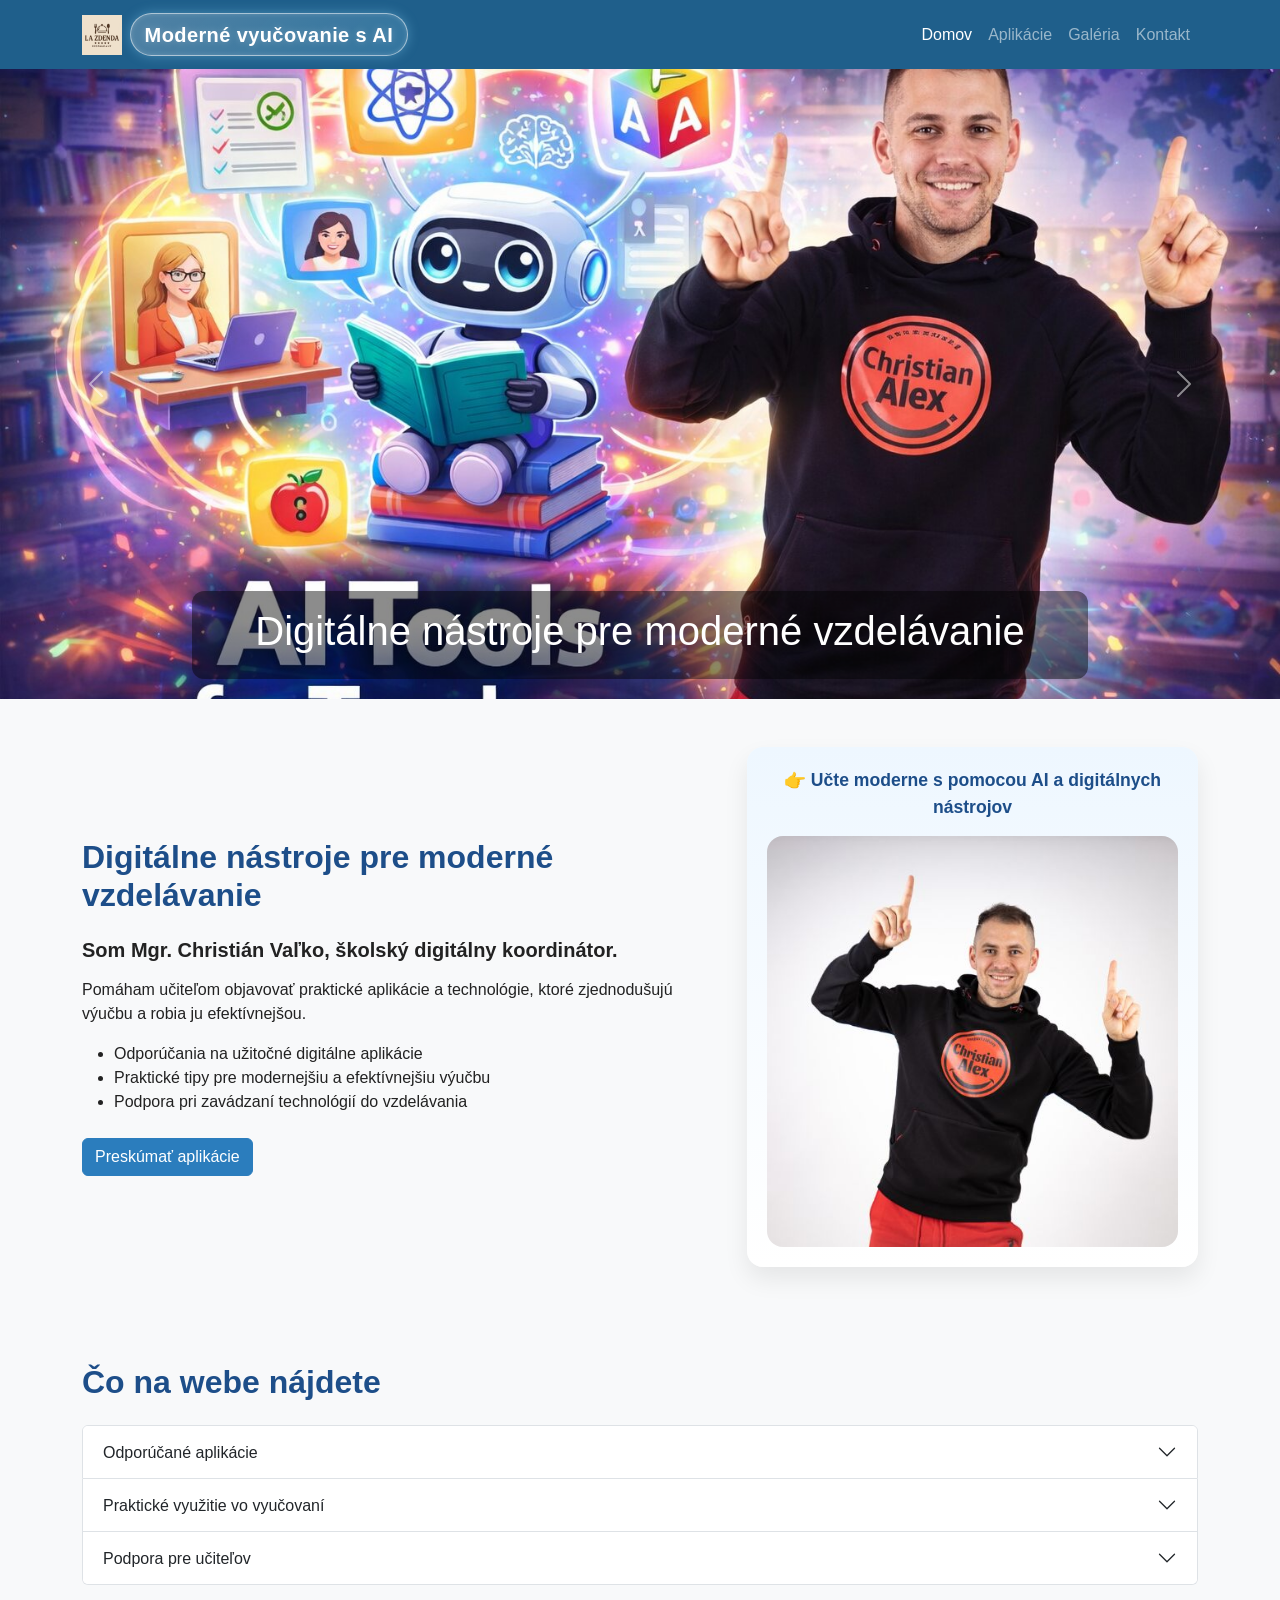
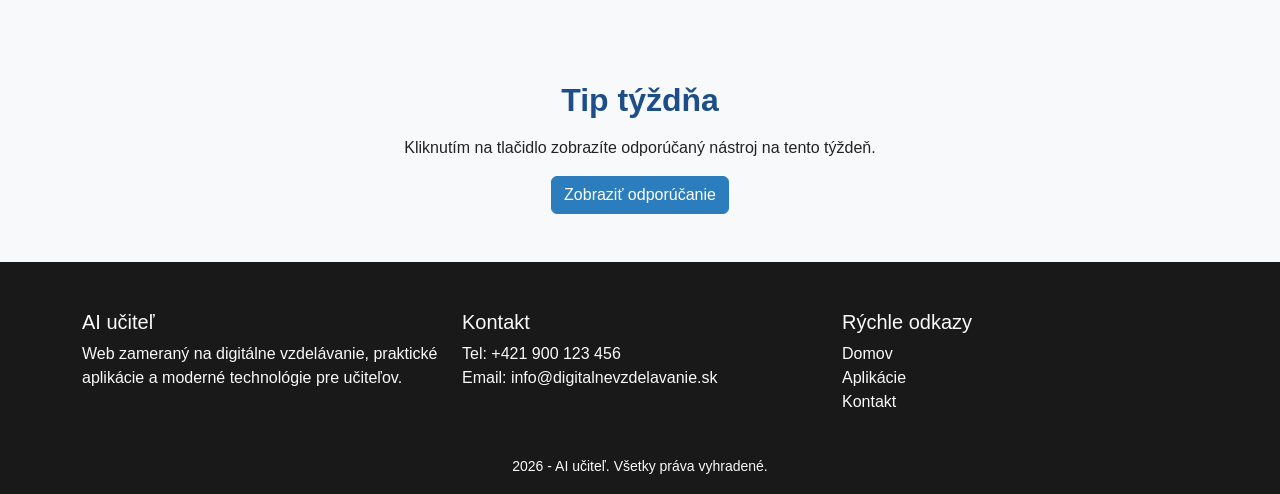
<file: index.html>
﻿<!DOCTYPE html>
<html lang="sk">
<head>
    <meta charset="UTF-8">
    <meta name="description" content="AI učiteľ je web Mgr. Christiána Vaľka o digitálnych nástrojoch, aplikáciách a technológiách pre učiteľov.">
    <meta name="keywords" content="AI učiteľ, digitálne vzdelávanie, aplikácie pre učiteľov, školský digitálny koordinátor">
    <meta name="author" content="Mgr. Christián Vaľko">
    <meta name="viewport" content="width=device-width, initial-scale=1.0">
    <title>AI učiteľ | Domov</title>
    <link href="https://cdn.jsdelivr.net/npm/bootstrap@5.3.3/dist/css/bootstrap.min.css" rel="stylesheet">
    <link rel="stylesheet" href="css/style.css">
</head>
<body>
    <header class="sticky-top">
        <nav class="navbar navbar-expand-lg navbar-dark main-navbar">
            <div class="container">
                <a class="navbar-brand d-flex align-items-center" href="index.html">
                    <img src="img/lazdenda.png" alt="Logo AI učiteľ" class="me-2 logo-img">
                    <span class="brand-badge">Moderné vyučovanie s AI</span>
                </a>
                <button class="navbar-toggler" type="button" data-bs-toggle="collapse" data-bs-target="#mainNavbar" aria-controls="mainNavbar" aria-expanded="false" aria-label="Prepínač navigácie">
                    <span class="navbar-toggler-icon"></span>
                </button>
                <div class="collapse navbar-collapse" id="mainNavbar">
                    <ul class="navbar-nav ms-auto mb-2 mb-lg-0">
                        <li class="nav-item"><a class="nav-link active" aria-current="page" href="index.html">Domov</a></li>
                        <li class="nav-item"><a class="nav-link" href="menu.html">Aplikácie</a></li>
                        <li class="nav-item"><a class="nav-link" href="galeria.html">Galéria</a></li>
                        <li class="nav-item"><a class="nav-link" href="kontakt.html">Kontakt</a></li>
                    </ul>
                </div>
            </div>
        </nav>
    </header>
    <main>
        <section id="hero">
            <div id="heroCarousel" class="carousel slide" data-bs-ride="carousel">
                <div class="carousel-inner">
                    <div class="carousel-item active">
                        <img src="img/carousel_1.jpg" class="d-block w-100 hero-img" alt="Digitálne vzdelávanie">
                        <div class="carousel-caption d-none d-md-block hero-caption"><h1>Digitálne nástroje pre moderné vzdelávanie</h1></div>
                    </div>
                    <div class="carousel-item">
                        <img src="img/carousel_2.png" class="d-block w-100 hero-img" alt="Aplikácie pre učiteľov">
                        <div class="carousel-caption d-none d-md-block hero-caption"><h2>Praktické aplikácie pre učiteľov</h2></div>
                    </div>
                    <div class="carousel-item">
                        <img src="img/carousel_3.png" class="d-block w-100 hero-img" alt="Technológie vo výučbe">
                        <div class="carousel-caption d-none d-md-block hero-caption"><h2>Technológie, ktoré zjednodušujú výučbu</h2></div>
                    </div>
                </div>
                <button class="carousel-control-prev" type="button" data-bs-target="#heroCarousel" data-bs-slide="prev"><span class="carousel-control-prev-icon" aria-hidden="true"></span></button>
                <button class="carousel-control-next" type="button" data-bs-target="#heroCarousel" data-bs-slide="next"><span class="carousel-control-next-icon" aria-hidden="true"></span></button>
            </div>
        </section>
        <section class="py-5 bg-light">
            <div class="container">
                <div class="row align-items-center g-4">
                    <div class="col-lg-7">
                        <h2 class="section-title mb-4">Digitálne nástroje pre moderné vzdelávanie</h2>
                        <h3 class="section-subtitle mb-3">Som Mgr. Christián Vaľko, školský digitálny koordinátor.</h3>
                        <p>Pomáham učiteľom objavovať praktické aplikácie a technológie, ktoré zjednodušujú výučbu a robia ju efektívnejšou.</p>
                        <ul class="mt-3">
                            <li>Odporúčania na užitočné digitálne aplikácie</li>
                            <li>Praktické tipy pre modernejšiu a efektívnejšiu výučbu</li>
                            <li>Podpora pri zavádzaní technológií do vzdelávania</li>
                        </ul>
                        <div class="mt-4"><a href="menu.html" class="btn btn-primary tlacidlo-btn">Preskúmať aplikácie</a></div>
                    </div>
                    <div class="col-lg-5">
                        <div class="profile-highlight text-center">
                            <p class="profile-highlight-text">👉 Učte moderne s pomocou AI a digitálnych nástrojov</p>
                            <img src="img/christian.jpg" class="img-fluid profile-photo" alt="Mgr. Christián Vaľko">
                        </div>
                    </div>
                </div>
            </div>
        </section>
        <section class="py-5">
            <div class="container">
                <h2 class="section-title mb-4">Čo na webe nájdete</h2>
                <div class="accordion" id="infoAccordion">
                    <div class="accordion-item"><h2 class="accordion-header" id="headingOne"><button class="accordion-button collapsed" type="button" data-bs-toggle="collapse" data-bs-target="#collapseOne" aria-expanded="false" aria-controls="collapseOne">Odporúčané aplikácie</button></h2><div id="collapseOne" class="accordion-collapse collapse" aria-labelledby="headingOne" data-bs-parent="#infoAccordion"><div class="accordion-body">Nájdete tu výber overených aplikácií pre riadenie triedy, kvízy, organizáciu, prezentácie, dokumenty, AI nástroje aj médiá.</div></div></div>
                    <div class="accordion-item"><h2 class="accordion-header" id="headingTwo"><button class="accordion-button collapsed" type="button" data-bs-toggle="collapse" data-bs-target="#collapseTwo" aria-expanded="false" aria-controls="collapseTwo">Praktické využitie vo vyučovaní</button></h2><div id="collapseTwo" class="accordion-collapse collapse" aria-labelledby="headingTwo" data-bs-parent="#infoAccordion"><div class="accordion-body">Každý nástroj je vybraný tak, aby bol použiteľný v bežnej školskej praxi a pomohol učiteľom šetriť čas pri príprave aj počas vyučovania.</div></div></div>
                    <div class="accordion-item"><h2 class="accordion-header" id="headingThree"><button class="accordion-button collapsed" type="button" data-bs-toggle="collapse" data-bs-target="#collapseThree" aria-expanded="false" aria-controls="collapseThree">Podpora pre učiteľov</button></h2><div id="collapseThree" class="accordion-collapse collapse" aria-labelledby="headingThree" data-bs-parent="#infoAccordion"><div class="accordion-body">Cieľom webu je ponúknuť učiteľom prehľadné a jednoduché odporúčania, ktoré podporia tvorbu materiálov, interaktivitu aj moderné digitálne vyučovanie.</div></div></div>
                </div>
            </div>
        </section>
        <section class="py-5 bg-light">
            <div class="container text-center">
                <h2 class="section-title mb-3">Tip týždňa</h2>
                <p class="mb-3">Kliknutím na tlačidlo zobrazíte odporúčaný nástroj na tento týždeň.</p>
                <div id="denna-akcia-alert" class="alert alert-warning d-none" role="alert">Odporúčanie: Vyskúšajte NotebookLM na rýchlu prípravu prehľadov, otázok a učebných podkladov.</div>
                <button id="ukaz-ponuku-btn" class="btn btn-primary tlacidlo-btn">Zobraziť odporúčanie</button>
            </div>
        </section>
    </main>
    <footer class="footer text-light pt-5 pb-3"><div class="container"><div class="row"><div class="col-md-4 mb-4"><h5>AI učiteľ</h5><p>Web zameraný na digitálne vzdelávanie, praktické aplikácie a moderné technológie pre učiteľov.</p></div><div class="col-md-4 mb-4"><h5>Kontakt</h5><p>Tel: <a href="tel:+421900123456" class="footer-link">+421 900 123 456</a><br>Email: <a href="mailto:info@digitalnevzdelavanie.sk" class="footer-link">info@digitalnevzdelavanie.sk</a></p></div><div class="col-md-4 mb-4"><h5>Rýchle odkazy</h5><p><a href="index.html" class="footer-link">Domov</a><br><a href="menu.html" class="footer-link">Aplikácie</a><br><a href="kontakt.html" class="footer-link">Kontakt</a></p></div></div><div class="text-center"><small>2026 - AI učiteľ. Všetky práva vyhradené.</small></div></div></footer>
    <script src="https://cdn.jsdelivr.net/npm/bootstrap@5.3.3/dist/js/bootstrap.bundle.min.js"></script>
    <script src="js/skript.js"></script>
</body>
</html>
</file>
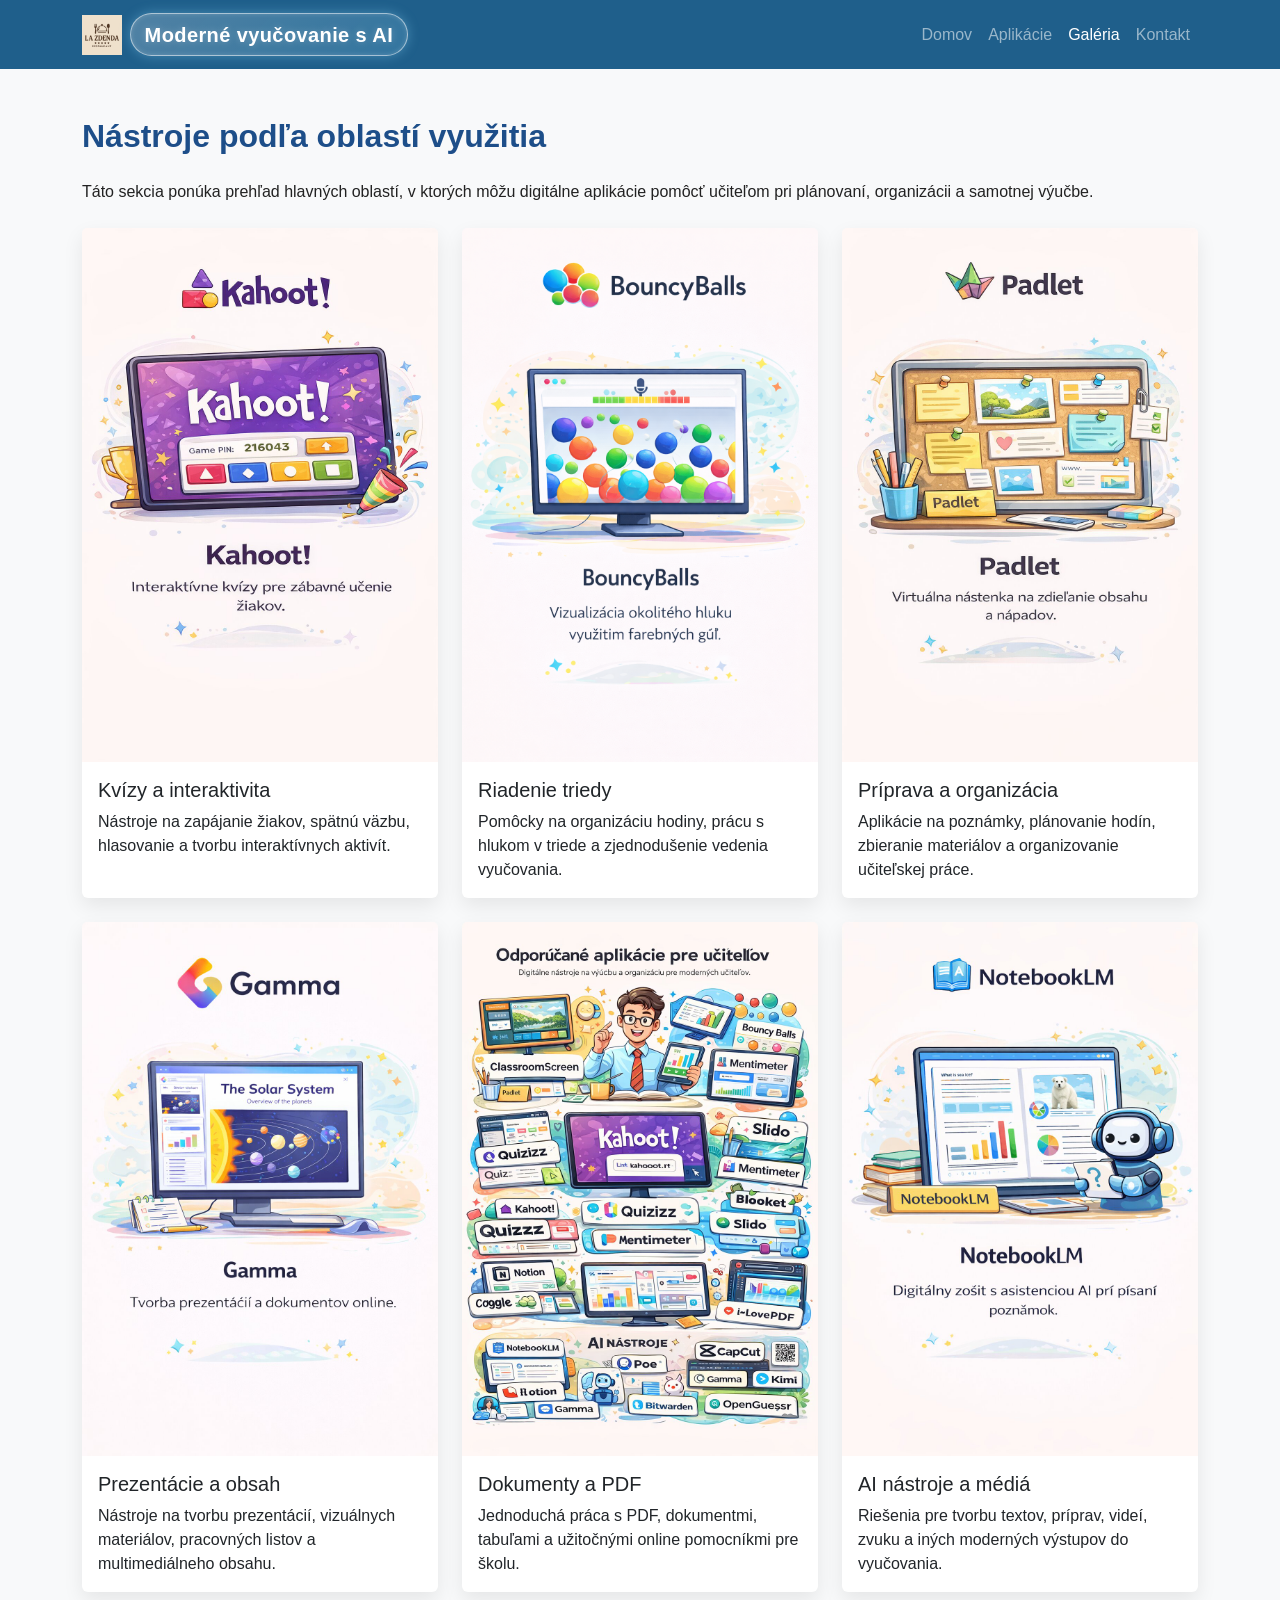
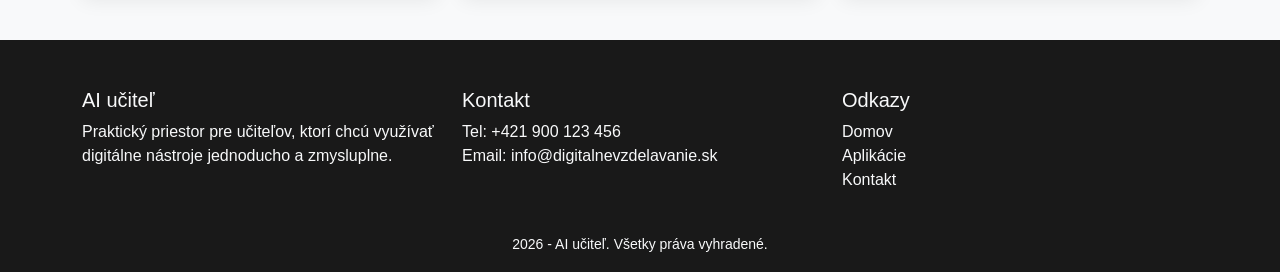
<file: galeria.html>
﻿<!DOCTYPE html>
<html lang="sk">
<head>
    <meta charset="UTF-8">
    <meta name="description" content="Prehľad kategórií digitálnych nástrojov a aplikácií pre učiteľov.">
    <meta name="keywords" content="digitálne nástroje, učitelia, vzdelávanie, prezentácie, AI, kvízy">
    <meta name="author" content="Mgr. Christián Vaľko">
    <meta name="viewport" content="width=device-width, initial-scale=1.0">
    <title>AI učiteľ | Nástroje</title>
    <link href="https://cdn.jsdelivr.net/npm/bootstrap@5.3.3/dist/css/bootstrap.min.css" rel="stylesheet">
    <link rel="stylesheet" href="css/style.css">
</head>
<body>
    <header class="sticky-top"><nav class="navbar navbar-expand-lg navbar-dark main-navbar"><div class="container"><a class="navbar-brand d-flex align-items-center" href="index.html"><img src="img/lazdenda.png" alt="Logo AI učiteľ" class="me-2 logo-img"><span class="brand-badge">Moderné vyučovanie s AI</span></a><button class="navbar-toggler" type="button" data-bs-toggle="collapse" data-bs-target="#mainNavbar" aria-controls="mainNavbar" aria-expanded="false" aria-label="Prepínač navigácie"><span class="navbar-toggler-icon"></span></button><div class="collapse navbar-collapse" id="mainNavbar"><ul class="navbar-nav ms-auto mb-2 mb-lg-0"><li class="nav-item"><a class="nav-link" href="index.html">Domov</a></li><li class="nav-item"><a class="nav-link" href="menu.html">Aplikácie</a></li><li class="nav-item"><a class="nav-link active" aria-current="page" href="galeria.html">Galéria</a></li><li class="nav-item"><a class="nav-link" href="kontakt.html">Kontakt</a></li></ul></div></div></nav></header>
    <main class="py-5"><div class="container"><h1 class="section-title mb-4">Nástroje podľa oblastí využitia</h1><p class="mb-4">Táto sekcia ponúka prehľad hlavných oblastí, v ktorých môžu digitálne aplikácie pomôcť učiteľom pri plánovaní, organizácii a samotnej výučbe.</p><div class="row g-4"><div class="col-sm-6 col-md-4"><div class="card gallery-card h-100"><img src="img/kahoot.jpg" class="card-img-top" alt="Kvízy a interaktivita"><div class="card-body"><h5 class="card-title">Kvízy a interaktivita</h5><p class="card-text">Nástroje na zapájanie žiakov, spätnú väzbu, hlasovanie a tvorbu interaktívnych aktivít.</p></div></div></div><div class="col-sm-6 col-md-4"><div class="card gallery-card h-100"><img src="img/BouncyBall.png" class="card-img-top" alt="Riadenie triedy"><div class="card-body"><h5 class="card-title">Riadenie triedy</h5><p class="card-text">Pomôcky na organizáciu hodiny, prácu s hlukom v triede a zjednodušenie vedenia vyučovania.</p></div></div></div><div class="col-sm-6 col-md-4"><div class="card gallery-card h-100"><img src="img/padlet.jpg" class="card-img-top" alt="Príprava a organizácia"><div class="card-body"><h5 class="card-title">Príprava a organizácia</h5><p class="card-text">Aplikácie na poznámky, plánovanie hodín, zbieranie materiálov a organizovanie učiteľskej práce.</p></div></div></div><div class="col-sm-6 col-md-4"><div class="card gallery-card h-100"><img src="img/Gamma.jpg" class="card-img-top" alt="Prezentácie a obsah"><div class="card-body"><h5 class="card-title">Prezentácie a obsah</h5><p class="card-text">Nástroje na tvorbu prezentácií, vizuálnych materiálov, pracovných listov a multimediálneho obsahu.</p></div></div></div><div class="col-sm-6 col-md-4"><div class="card gallery-card h-100"><img src="img/aiplagat.jpg" class="card-img-top" alt="Dokumenty a PDF"><div class="card-body"><h5 class="card-title">Dokumenty a PDF</h5><p class="card-text">Jednoduchá práca s PDF, dokumentmi, tabuľami a užitočnými online pomocníkmi pre školu.</p></div></div></div><div class="col-sm-6 col-md-4"><div class="card gallery-card h-100"><img src="img/NotebookLM.jpg" class="card-img-top" alt="AI nástroje a médiá"><div class="card-body"><h5 class="card-title">AI nástroje a médiá</h5><p class="card-text">Riešenia pre tvorbu textov, príprav, videí, zvuku a iných moderných výstupov do vyučovania.</p></div></div></div></div></div></main>
    <footer class="footer text-light pt-5 pb-3"><div class="container"><div class="row"><div class="col-md-4 mb-4"><h5>AI učiteľ</h5><p>Praktický priestor pre učiteľov, ktorí chcú využívať digitálne nástroje jednoducho a zmysluplne.</p></div><div class="col-md-4 mb-4"><h5>Kontakt</h5><p>Tel: <a href="tel:+421900123456" class="footer-link">+421 900 123 456</a><br>Email: <a href="mailto:info@digitalnevzdelavanie.sk" class="footer-link">info@digitalnevzdelavanie.sk</a></p></div><div class="col-md-4 mb-4"><h5>Odkazy</h5><p><a href="index.html" class="footer-link">Domov</a><br><a href="menu.html" class="footer-link">Aplikácie</a><br><a href="kontakt.html" class="footer-link">Kontakt</a></p></div></div><div class="text-center"><small>2026 - AI učiteľ. Všetky práva vyhradené.</small></div></div></footer>
    <script src="https://cdn.jsdelivr.net/npm/bootstrap@5.3.3/dist/js/bootstrap.bundle.min.js"></script>
</body>
</html>
</file>
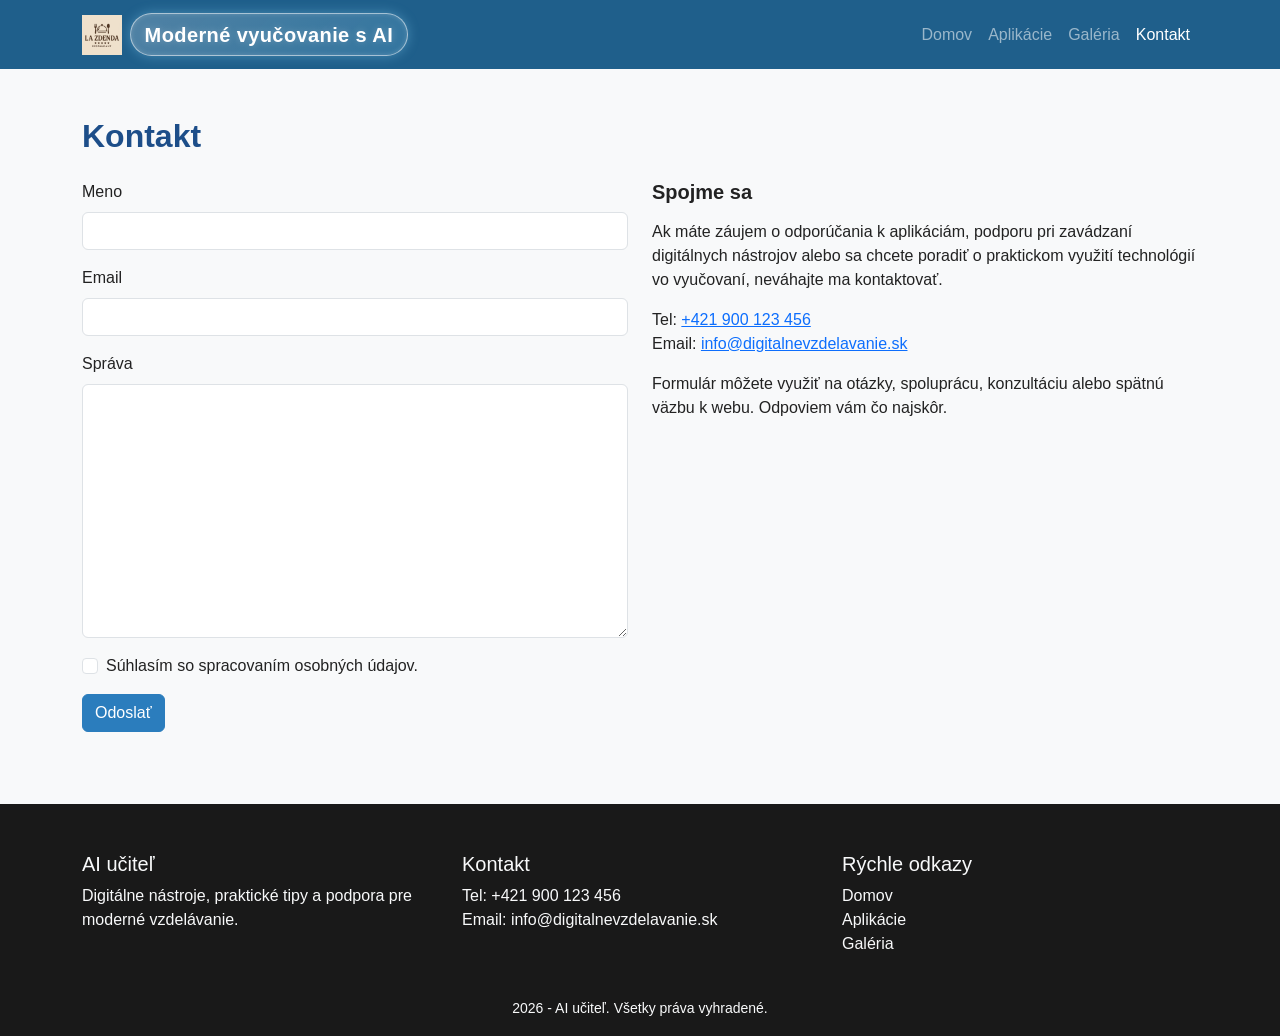
<file: kontakt.html>
﻿<!DOCTYPE html>
<html lang="sk">
<head>
    <meta charset="UTF-8">
    <meta name="description" content="Kontakt na Mgr. Christiána Vaľka, školského digitálneho koordinátora.">
    <meta name="keywords" content="kontakt, digitálny koordinátor, učitelia, AI učiteľ">
    <meta name="author" content="Mgr. Christián Vaľko">
    <meta name="viewport" content="width=device-width, initial-scale=1.0">
    <title>AI učiteľ | Kontakt</title>
    <link href="https://cdn.jsdelivr.net/npm/bootstrap@5.3.3/dist/css/bootstrap.min.css" rel="stylesheet">
    <link rel="stylesheet" href="css/style.css">
</head>
<body>
    <header class="sticky-top"><nav class="navbar navbar-expand-lg navbar-dark main-navbar"><div class="container"><a class="navbar-brand d-flex align-items-center" href="index.html"><img src="img/lazdenda.png" alt="Logo AI učiteľ" class="me-2 logo-img"><span class="brand-badge">Moderné vyučovanie s AI</span></a><button class="navbar-toggler" type="button" data-bs-toggle="collapse" data-bs-target="#mainNavbar" aria-controls="mainNavbar" aria-expanded="false" aria-label="Prepínač navigácie"><span class="navbar-toggler-icon"></span></button><div class="collapse navbar-collapse" id="mainNavbar"><ul class="navbar-nav ms-auto mb-2 mb-lg-0"><li class="nav-item"><a class="nav-link" href="index.html">Domov</a></li><li class="nav-item"><a class="nav-link" href="menu.html">Aplikácie</a></li><li class="nav-item"><a class="nav-link" href="galeria.html">Galéria</a></li><li class="nav-item"><a class="nav-link active" aria-current="page" href="kontakt.html">Kontakt</a></li></ul></div></div></nav></header>
    <main class="py-5"><div class="container"><h1 class="section-title mb-4">Kontakt</h1><div class="row"><div class="col-md-6 mb-4"><form id="contact-form" action="odpoved.html" method="get" novalidate class="needs-validation"><div class="mb-3"><label for="name" class="form-label">Meno</label><input type="text" class="form-control" id="name" name="name" required></div><div class="mb-3"><label for="email" class="form-label">Email</label><input type="email" class="form-control" id="email" name="email" required></div><div class="mb-3"><label for="message" class="form-label">Správa</label><textarea class="form-control" id="message" name="message" rows="10" required></textarea></div><div class="mb-3 form-check"><input type="checkbox" class="form-check-input" id="gdpr" name="gdpr" required><label class="form-check-label" for="gdpr">Súhlasím so spracovaním osobných údajov.</label><div class="invalid-feedback">Potrebujete potvrdiť súhlas so spracovaním osobných údajov.</div></div><button type="submit" class="btn btn-primary tlacidlo-btn">Odoslať</button></form></div><div class="col-md-6 mb-4"><h2 class="section-subtitle mb-3">Spojme sa</h2><p>Ak máte záujem o odporúčania k aplikáciám, podporu pri zavádzaní digitálnych nástrojov alebo sa chcete poradiť o praktickom využití technológií vo vyučovaní, neváhajte ma kontaktovať.</p><p>Tel: <a href="tel:+421900123456">+421 900 123 456</a><br>Email: <a href="mailto:info@digitalnevzdelavanie.sk">info@digitalnevzdelavanie.sk</a></p><p>Formulár môžete využiť na otázky, spoluprácu, konzultáciu alebo spätnú väzbu k webu. Odpoviem vám čo najskôr.</p></div></div></div></main>
    <footer class="footer text-light pt-5 pb-3"><div class="container"><div class="row"><div class="col-md-4 mb-4"><h5>AI učiteľ</h5><p>Digitálne nástroje, praktické tipy a podpora pre moderné vzdelávanie.</p></div><div class="col-md-4 mb-4"><h5>Kontakt</h5><p>Tel: <a href="tel:+421900123456" class="footer-link">+421 900 123 456</a><br>Email: <a href="mailto:info@digitalnevzdelavanie.sk" class="footer-link">info@digitalnevzdelavanie.sk</a></p></div><div class="col-md-4 mb-4"><h5>Rýchle odkazy</h5><p><a href="index.html" class="footer-link">Domov</a><br><a href="menu.html" class="footer-link">Aplikácie</a><br><a href="galeria.html" class="footer-link">Galéria</a></p></div></div><div class="text-center"><small>2026 - AI učiteľ. Všetky práva vyhradené.</small></div></div></footer>
    <script src="https://cdn.jsdelivr.net/npm/bootstrap@5.3.3/dist/js/bootstrap.bundle.min.js"></script>
    <script src="js/skript.js"></script>
</body>
</html>
</file>
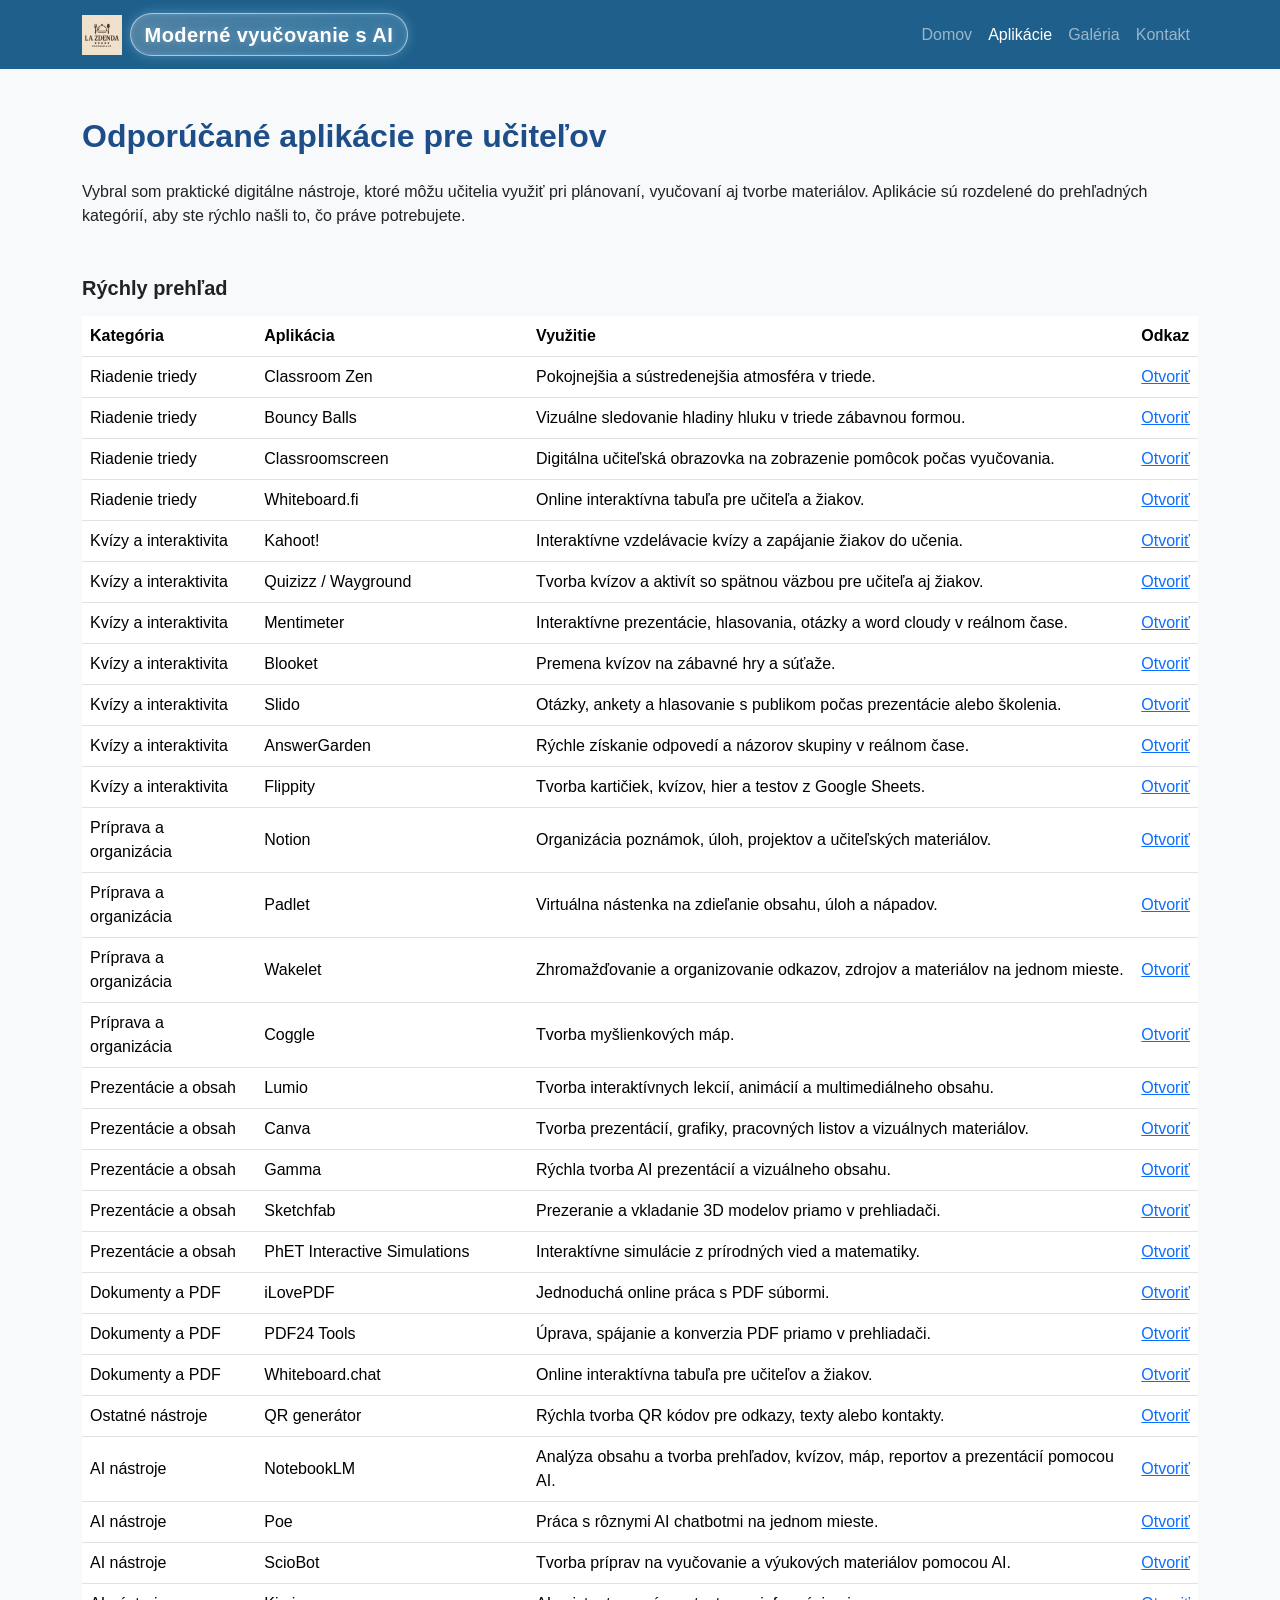
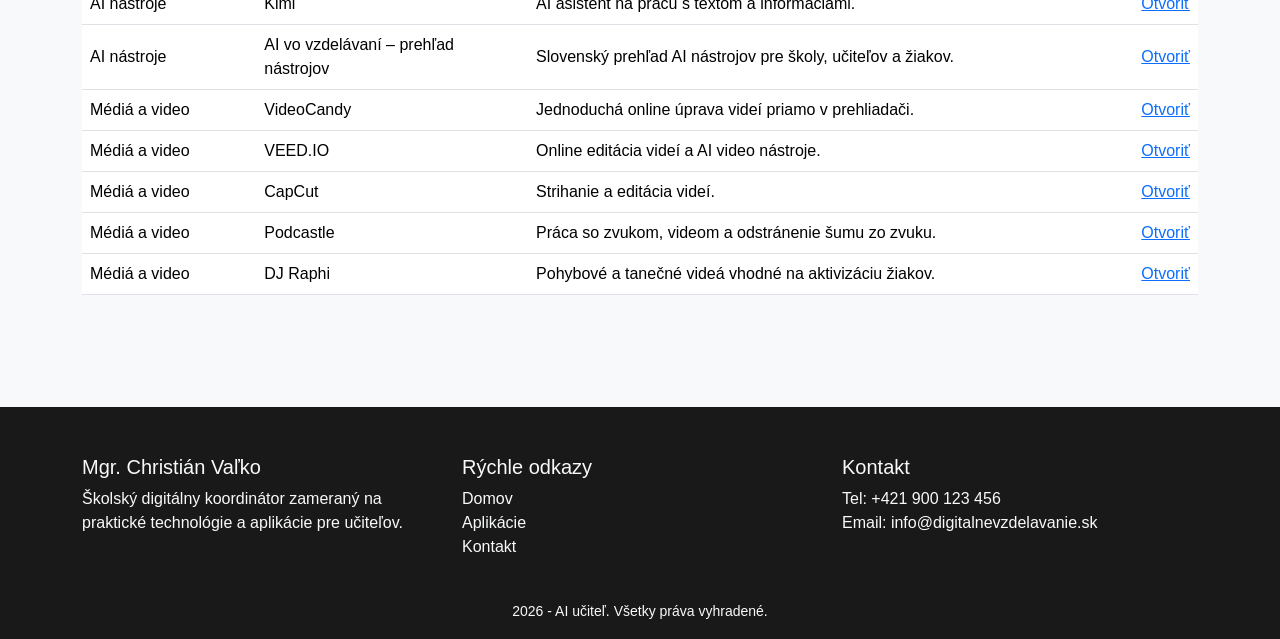
<file: menu.html>
﻿<!DOCTYPE html>
<html lang="sk">
<head>
    <meta charset="UTF-8">
    <meta name="description" content="Odporúčané digitálne aplikácie pre učiteľov od školského digitálneho koordinátora Christiána Vaľka.">
    <meta name="keywords" content="aplikácie pre učiteľov, digitálne nástroje, vzdelávanie, kvízy, AI nástroje, prezentácie">
    <meta name="author" content="Mgr. Christián Vaľko">
    <meta name="viewport" content="width=device-width, initial-scale=1.0">
    <title>AI učiteľ | Aplikácie</title>
    <link href="https://cdn.jsdelivr.net/npm/bootstrap@5.3.3/dist/css/bootstrap.min.css" rel="stylesheet">
    <link rel="stylesheet" href="css/style.css">
</head>
<body>
    <header class="sticky-top"><nav class="navbar navbar-expand-lg navbar-dark main-navbar"><div class="container"><a class="navbar-brand d-flex align-items-center" href="index.html"><img src="img/lazdenda.png" alt="Logo AI učiteľ" class="me-2 logo-img"><span class="brand-badge">Moderné vyučovanie s AI</span></a><button class="navbar-toggler" type="button" data-bs-toggle="collapse" data-bs-target="#mainNavbar" aria-controls="mainNavbar" aria-expanded="false" aria-label="Prepínač navigácie"><span class="navbar-toggler-icon"></span></button><div class="collapse navbar-collapse" id="mainNavbar"><ul class="navbar-nav ms-auto mb-2 mb-lg-0"><li class="nav-item"><a class="nav-link" href="index.html">Domov</a></li><li class="nav-item"><a class="nav-link active" aria-current="page" href="menu.html">Aplikácie</a></li><li class="nav-item"><a class="nav-link" href="galeria.html">Galéria</a></li><li class="nav-item"><a class="nav-link" href="kontakt.html">Kontakt</a></li></ul></div></div></nav></header>
    <main class="py-5"><div class="container"><section class="mb-5"><h1 class="section-title mb-4">Odporúčané aplikácie pre učiteľov</h1><p class="mb-4">Vybral som praktické digitálne nástroje, ktoré môžu učitelia využiť pri plánovaní, vyučovaní aj tvorbe materiálov. Aplikácie sú rozdelené do prehľadných kategórií, aby ste rýchlo našli to, čo práve potrebujete.</p></section><section class="mb-5"><h2 class="section-subtitle mb-3">Rýchly prehľad</h2><div class="table-responsive"><table class="table align-middle"><thead><tr><th>Kategória</th><th>Aplikácia</th><th>Využitie</th><th>Odkaz</th></tr></thead><tbody><tr><td>Riadenie triedy</td><td>Classroom Zen</td><td>Pokojnejšia a sústredenejšia atmosféra v triede.</td><td><a href="https://classroomzen.com" target="_blank" rel="noopener noreferrer">Otvoriť</a></td></tr><tr><td>Riadenie triedy</td><td>Bouncy Balls</td><td>Vizuálne sledovanie hladiny hluku v triede zábavnou formou.</td><td><a href="https://bouncyballs.org" target="_blank" rel="noopener noreferrer">Otvoriť</a></td></tr><tr><td>Riadenie triedy</td><td>Classroomscreen</td><td>Digitálna učiteľská obrazovka na zobrazenie pomôcok počas vyučovania.</td><td><a href="https://classroomscreen.com" target="_blank" rel="noopener noreferrer">Otvoriť</a></td></tr><tr><td>Riadenie triedy</td><td>Whiteboard.fi</td><td>Online interaktívna tabuľa pre učiteľa a žiakov.</td><td><a href="https://whiteboard.fi" target="_blank" rel="noopener noreferrer">Otvoriť</a></td></tr><tr><td>Kvízy a interaktivita</td><td>Kahoot!</td><td>Interaktívne vzdelávacie kvízy a zapájanie žiakov do učenia.</td><td><a href="https://kahoot.it" target="_blank" rel="noopener noreferrer">Otvoriť</a></td></tr><tr><td>Kvízy a interaktivita</td><td>Quizizz / Wayground</td><td>Tvorba kvízov a aktivít so spätnou väzbou pre učiteľa aj žiakov.</td><td><a href="https://wayground.com" target="_blank" rel="noopener noreferrer">Otvoriť</a></td></tr><tr><td>Kvízy a interaktivita</td><td>Mentimeter</td><td>Interaktívne prezentácie, hlasovania, otázky a word cloudy v reálnom čase.</td><td><a href="https://mentimeter.com" target="_blank" rel="noopener noreferrer">Otvoriť</a></td></tr><tr><td>Kvízy a interaktivita</td><td>Blooket</td><td>Premena kvízov na zábavné hry a súťaže.</td><td><a href="https://blooket.com" target="_blank" rel="noopener noreferrer">Otvoriť</a></td></tr><tr><td>Kvízy a interaktivita</td><td>Slido</td><td>Otázky, ankety a hlasovanie s publikom počas prezentácie alebo školenia.</td><td><a href="https://slido.com" target="_blank" rel="noopener noreferrer">Otvoriť</a></td></tr><tr><td>Kvízy a interaktivita</td><td>AnswerGarden</td><td>Rýchle získanie odpovedí a názorov skupiny v reálnom čase.</td><td><a href="https://answergarden.ch" target="_blank" rel="noopener noreferrer">Otvoriť</a></td></tr><tr><td>Kvízy a interaktivita</td><td>Flippity</td><td>Tvorba kartičiek, kvízov, hier a testov z Google Sheets.</td><td><a href="https://flippity.net" target="_blank" rel="noopener noreferrer">Otvoriť</a></td></tr><tr><td>Príprava a organizácia</td><td>Notion</td><td>Organizácia poznámok, úloh, projektov a učiteľských materiálov.</td><td><a href="https://notion.com" target="_blank" rel="noopener noreferrer">Otvoriť</a></td></tr><tr><td>Príprava a organizácia</td><td>Padlet</td><td>Virtuálna nástenka na zdieľanie obsahu, úloh a nápadov.</td><td><a href="https://padlet.com" target="_blank" rel="noopener noreferrer">Otvoriť</a></td></tr><tr><td>Príprava a organizácia</td><td>Wakelet</td><td>Zhromažďovanie a organizovanie odkazov, zdrojov a materiálov na jednom mieste.</td><td><a href="https://wakelet.com" target="_blank" rel="noopener noreferrer">Otvoriť</a></td></tr><tr><td>Príprava a organizácia</td><td>Coggle</td><td>Tvorba myšlienkových máp.</td><td><a href="https://coggle.it" target="_blank" rel="noopener noreferrer">Otvoriť</a></td></tr><tr><td>Prezentácie a obsah</td><td>Lumio</td><td>Tvorba interaktívnych lekcií, animácií a multimediálneho obsahu.</td><td><a href="https://smarttech.com" target="_blank" rel="noopener noreferrer">Otvoriť</a></td></tr><tr><td>Prezentácie a obsah</td><td>Canva</td><td>Tvorba prezentácií, grafiky, pracovných listov a vizuálnych materiálov.</td><td><a href="https://canva.com" target="_blank" rel="noopener noreferrer">Otvoriť</a></td></tr><tr><td>Prezentácie a obsah</td><td>Gamma</td><td>Rýchla tvorba AI prezentácií a vizuálneho obsahu.</td><td><a href="https://gamma.app" target="_blank" rel="noopener noreferrer">Otvoriť</a></td></tr><tr><td>Prezentácie a obsah</td><td>Sketchfab</td><td>Prezeranie a vkladanie 3D modelov priamo v prehliadači.</td><td><a href="https://sketchfab.com" target="_blank" rel="noopener noreferrer">Otvoriť</a></td></tr><tr><td>Prezentácie a obsah</td><td>PhET Interactive Simulations</td><td>Interaktívne simulácie z prírodných vied a matematiky.</td><td><a href="https://phet.colorado.edu" target="_blank" rel="noopener noreferrer">Otvoriť</a></td></tr><tr><td>Dokumenty a PDF</td><td>iLovePDF</td><td>Jednoduchá online práca s PDF súbormi.</td><td><a href="https://ilovepdf.com" target="_blank" rel="noopener noreferrer">Otvoriť</a></td></tr><tr><td>Dokumenty a PDF</td><td>PDF24 Tools</td><td>Úprava, spájanie a konverzia PDF priamo v prehliadači.</td><td><a href="https://tools.pdf24.org" target="_blank" rel="noopener noreferrer">Otvoriť</a></td></tr><tr><td>Dokumenty a PDF</td><td>Whiteboard.chat</td><td>Online interaktívna tabuľa pre učiteľov a žiakov.</td><td><a href="https://whiteboard.chat" target="_blank" rel="noopener noreferrer">Otvoriť</a></td></tr><tr><td>Ostatné nástroje</td><td>QR generátor</td><td>Rýchla tvorba QR kódov pre odkazy, texty alebo kontakty.</td><td><a href="https://kodqr.sk" target="_blank" rel="noopener noreferrer">Otvoriť</a></td></tr><tr><td>AI nástroje</td><td>NotebookLM</td><td>Analýza obsahu a tvorba prehľadov, kvízov, máp, reportov a prezentácií pomocou AI.</td><td><a href="https://notebooklm.google" target="_blank" rel="noopener noreferrer">Otvoriť</a></td></tr><tr><td>AI nástroje</td><td>Poe</td><td>Práca s rôznymi AI chatbotmi na jednom mieste.</td><td><a href="https://poe.com" target="_blank" rel="noopener noreferrer">Otvoriť</a></td></tr><tr><td>AI nástroje</td><td>ScioBot</td><td>Tvorba príprav na vyučovanie a výukových materiálov pomocou AI.</td><td><a href="https://app.sciobot.sk" target="_blank" rel="noopener noreferrer">Otvoriť</a></td></tr><tr><td>AI nástroje</td><td>Kimi</td><td>AI asistent na prácu s textom a informáciami.</td><td><a href="https://kimi.com" target="_blank" rel="noopener noreferrer">Otvoriť</a></td></tr><tr><td>AI nástroje</td><td>AI vo vzdelávaní – prehľad nástrojov</td><td>Slovenský prehľad AI nástrojov pre školy, učiteľov a žiakov.</td><td><a href="https://ai.iedu.sk" target="_blank" rel="noopener noreferrer">Otvoriť</a></td></tr><tr><td>Médiá a video</td><td>VideoCandy</td><td>Jednoduchá online úprava videí priamo v prehliadači.</td><td><a href="https://videocandy.com" target="_blank" rel="noopener noreferrer">Otvoriť</a></td></tr><tr><td>Médiá a video</td><td>VEED.IO</td><td>Online editácia videí a AI video nástroje.</td><td><a href="https://veed.io" target="_blank" rel="noopener noreferrer">Otvoriť</a></td></tr><tr><td>Médiá a video</td><td>CapCut</td><td>Strihanie a editácia videí.</td><td><a href="https://capcut.com" target="_blank" rel="noopener noreferrer">Otvoriť</a></td></tr><tr><td>Médiá a video</td><td>Podcastle</td><td>Práca so zvukom, videom a odstránenie šumu zo zvuku.</td><td><a href="https://podcastle.ai" target="_blank" rel="noopener noreferrer">Otvoriť</a></td></tr><tr><td>Médiá a video</td><td>DJ Raphi</td><td>Pohybové a tanečné videá vhodné na aktivizáciu žiakov.</td><td><a href="https://youtube.com" target="_blank" rel="noopener noreferrer">Otvoriť</a></td></tr></tbody></table></div></section></div></main>
    <footer class="footer text-light pt-5 pb-3"><div class="container"><div class="row"><div class="col-md-4 mb-4"><h5>Mgr. Christián Vaľko</h5><p>Školský digitálny koordinátor zameraný na praktické technológie a aplikácie pre učiteľov.</p></div><div class="col-md-4 mb-4"><h5>Rýchle odkazy</h5><p><a href="index.html" class="footer-link">Domov</a><br><a href="menu.html" class="footer-link">Aplikácie</a><br><a href="kontakt.html" class="footer-link">Kontakt</a></p></div><div class="col-md-4 mb-4"><h5>Kontakt</h5><p>Tel: <a href="tel:+421900123456" class="footer-link">+421 900 123 456</a><br>Email: <a href="mailto:info@digitalnevzdelavanie.sk" class="footer-link">info@digitalnevzdelavanie.sk</a></p></div></div><div class="text-center"><small>2026 - AI učiteľ. Všetky práva vyhradené.</small></div></div></footer>
    <script src="https://cdn.jsdelivr.net/npm/bootstrap@5.3.3/dist/js/bootstrap.bundle.min.js"></script>
</body>
</html>
</file>
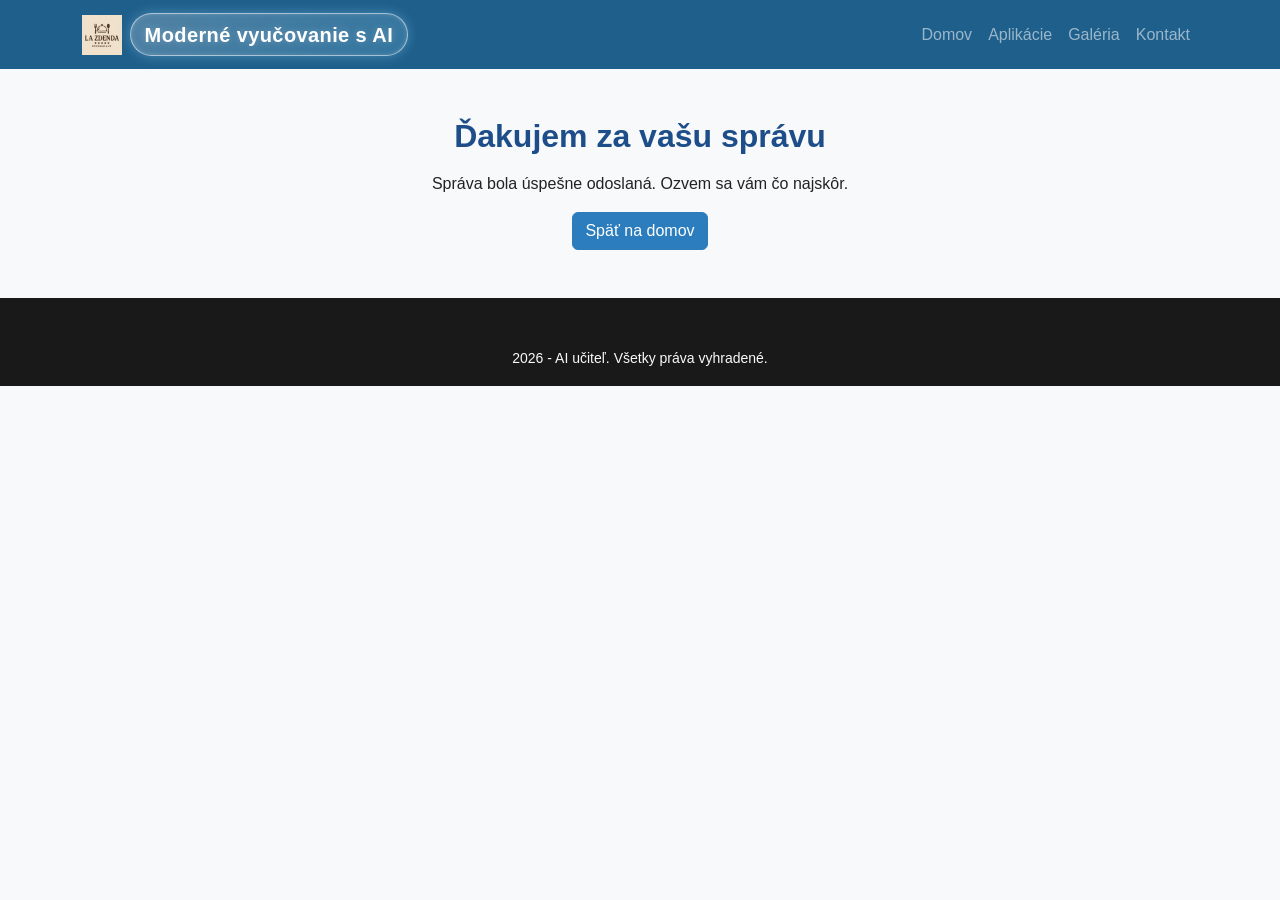
<file: odpoved.html>
﻿<!DOCTYPE html>
<html lang="sk">
<head>
    <meta charset="UTF-8">
    <meta name="description" content="Potvrdenie odoslania správy z webu AI učiteľ.">
    <meta name="keywords" content="ďakujeme, kontakt, AI učiteľ">
    <meta name="author" content="Mgr. Christián Vaľko">
    <meta name="viewport" content="width=device-width, initial-scale=1.0">
    <title>AI učiteľ | Ďakujeme</title>
    <link href="https://cdn.jsdelivr.net/npm/bootstrap@5.3.3/dist/css/bootstrap.min.css" rel="stylesheet">
    <link rel="stylesheet" href="css/style.css">
</head>
<body>
    <header class="sticky-top"><nav class="navbar navbar-expand-lg navbar-dark main-navbar"><div class="container"><a class="navbar-brand d-flex align-items-center" href="index.html"><img src="img/lazdenda.png" alt="Logo AI učiteľ" class="me-2 logo-img"><span class="brand-badge">Moderné vyučovanie s AI</span></a><button class="navbar-toggler" type="button" data-bs-toggle="collapse" data-bs-target="#mainNavbar" aria-controls="mainNavbar" aria-expanded="false" aria-label="Prepínač navigácie"><span class="navbar-toggler-icon"></span></button><div class="collapse navbar-collapse" id="mainNavbar"><ul class="navbar-nav ms-auto mb-2 mb-lg-0"><li class="nav-item"><a class="nav-link" href="index.html">Domov</a></li><li class="nav-item"><a class="nav-link" href="menu.html">Aplikácie</a></li><li class="nav-item"><a class="nav-link" href="galeria.html">Galéria</a></li><li class="nav-item"><a class="nav-link" href="kontakt.html">Kontakt</a></li></ul></div></div></nav></header>
    <main class="py-5"><div class="container text-center"><h1 class="section-title mb-3">Ďakujem za vašu správu</h1><p>Správa bola úspešne odoslaná. Ozvem sa vám čo najskôr.</p><a href="index.html" class="btn btn-primary tlacidlo-btn">Späť na domov</a></div></main>
    <footer class="footer text-light pt-5 pb-3"><div class="container"><div class="text-center"><small>2026 - AI učiteľ. Všetky práva vyhradené.</small></div></div></footer>
    <script src="https://cdn.jsdelivr.net/npm/bootstrap@5.3.3/dist/js/bootstrap.bundle.min.js"></script>
</body>
</html>
</file>
<file: css/style.css>
﻿body {
    font-family: "Segoe UI", Tahoma, Geneva, Verdana, sans-serif;
    color: #222222;
    background-color: #f8f9fa;
    margin: 0;
}

.main-navbar {
    background-color: #1f5f8b;
}

.logo-img {
    width: 40px;
    height: 40px;
}

.navbar-brand span {
    font-weight: 600;
}

.brand-badge {
    display: inline-block;
    padding: 0.35rem 0.85rem;
    border: 1px solid rgba(255, 255, 255, 0.55);
    border-radius: 999px;
    background: linear-gradient(135deg, rgba(255, 255, 255, 0.22), rgba(144, 220, 255, 0.18));
    color: #ffffff;
    font-weight: 700;
    letter-spacing: 0.02em;
    box-shadow: 0 0 0.75rem rgba(143, 220, 255, 0.35), inset 0 0 0.35rem rgba(255, 255, 255, 0.18);
    text-shadow: 0 0 0.45rem rgba(255, 255, 255, 0.25);
    white-space: nowrap;
}

.nav-link.active,
.nav-link:hover {
    color: #ffffff;
}

.hero-img {
    object-fit: cover;
    height: 70vh;
}

.hero-caption {
    background-color: rgba(0, 0, 0, 0.45);
    border-radius: 0.75rem;
    padding: 1rem;
}

.section-title {
    font-size: 2rem;
    font-weight: 700;
    color: #1d4e89;
}

.section-subtitle {
    font-size: 1.25rem;
    font-weight: 600;
}

.tlacidlo-btn {
    background-color: #2b7dbd;
    border-color: #2b7dbd;
}

.tlacidlo-btn:hover {
    background-color: #1d6298;
    border-color: #1d6298;
}

.gallery-card {
    border: 0;
    box-shadow: 0 0.5rem 1.25rem rgba(0, 0, 0, 0.08);
}

.profile-highlight {
    background: linear-gradient(180deg, #eef7ff 0%, #ffffff 100%);
    border-radius: 1rem;
    padding: 1.25rem;
    box-shadow: 0 0.75rem 1.5rem rgba(0, 0, 0, 0.08);
}

.profile-highlight-text {
    font-size: 1.1rem;
    font-weight: 700;
    color: #1d4e89;
    margin-bottom: 1rem;
}

.profile-photo {
    max-height: 420px;
    object-fit: cover;
    border-radius: 1rem;
}

.footer {
    background-color: #191919;
}

.footer-link {
    color: #f8f9fa;
    text-decoration: none;
}

.footer-link:hover {
    color: #b9e4ff;
}

@media (max-width: 767.98px) {
    #hero {
        max-height: 60vh;
    }

    .hero-img {
        height: 60vh;
    }

    .section-title {
        font-size: 1.7rem;
    }

    .brand-badge {
        font-size: 0.9rem;
        white-space: normal;
        line-height: 1.2;
    }

    .profile-photo {
        max-height: 340px;
    }
}
</file>
